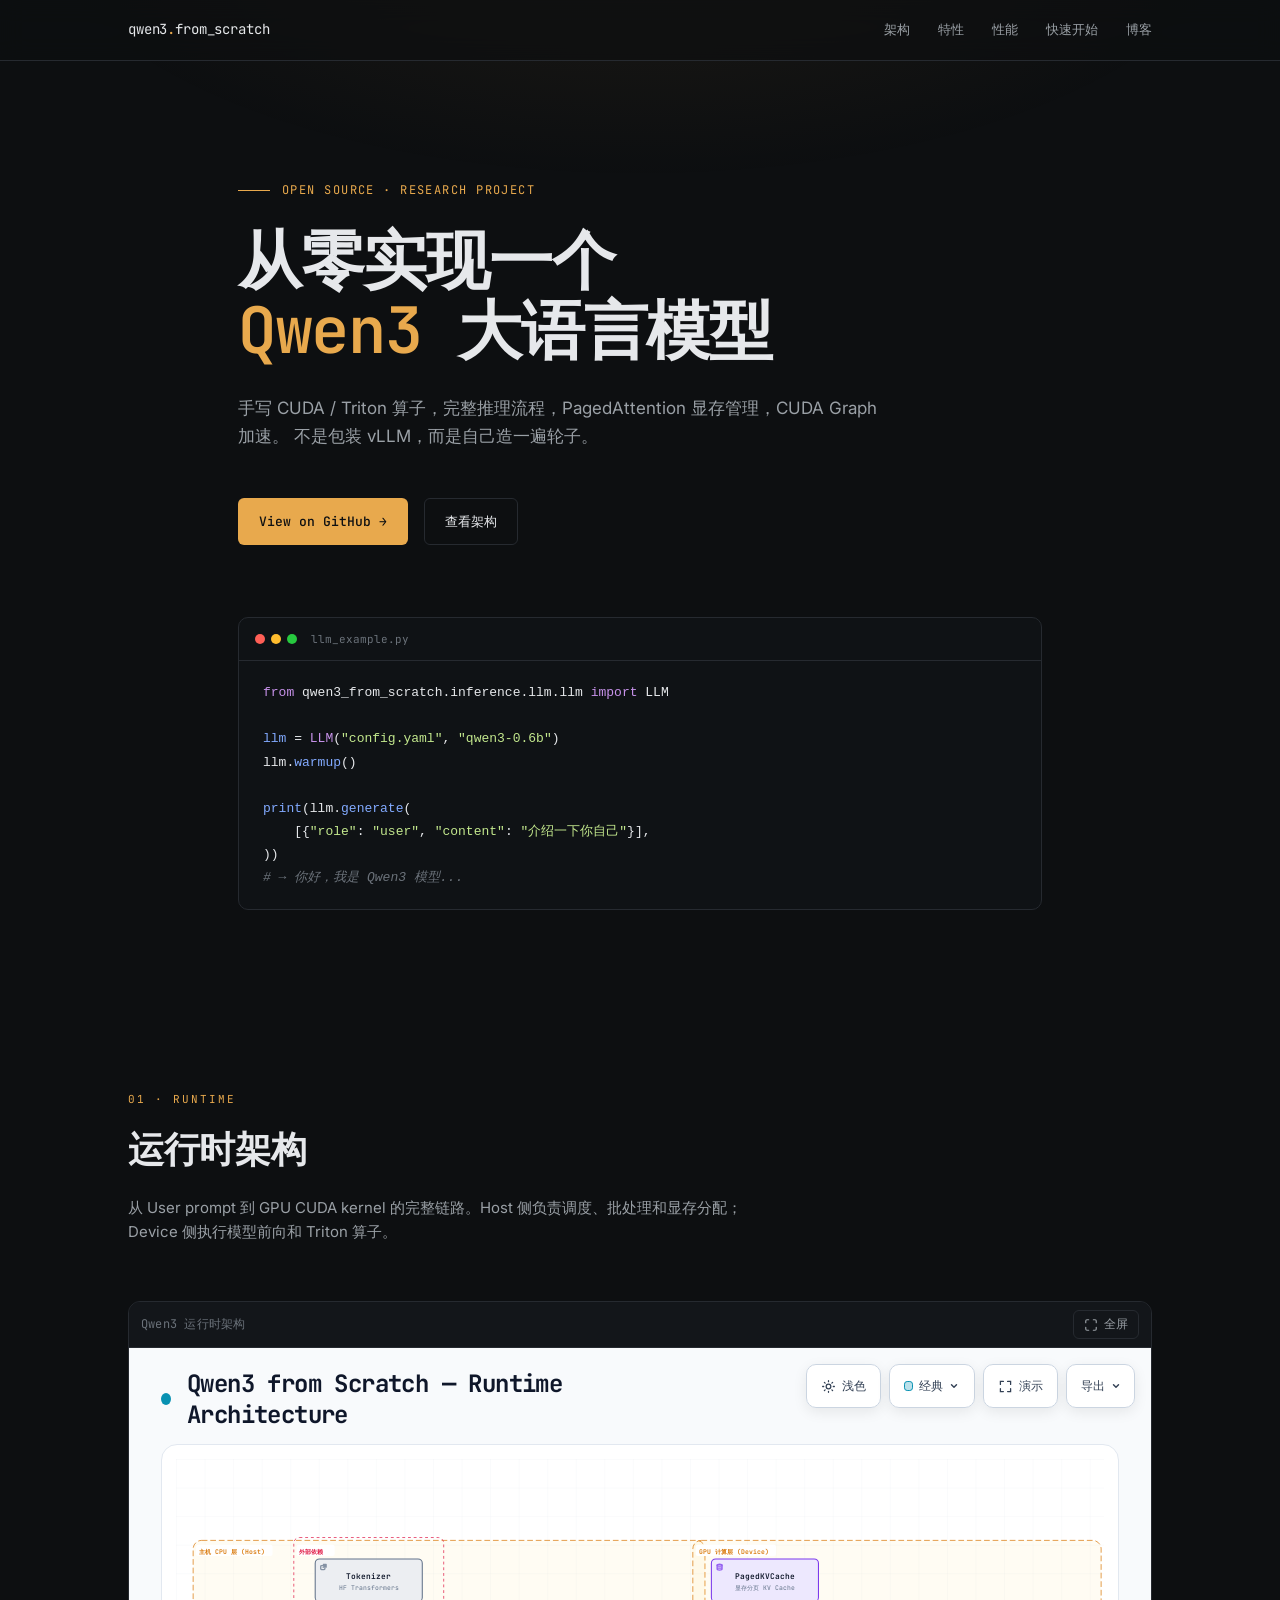
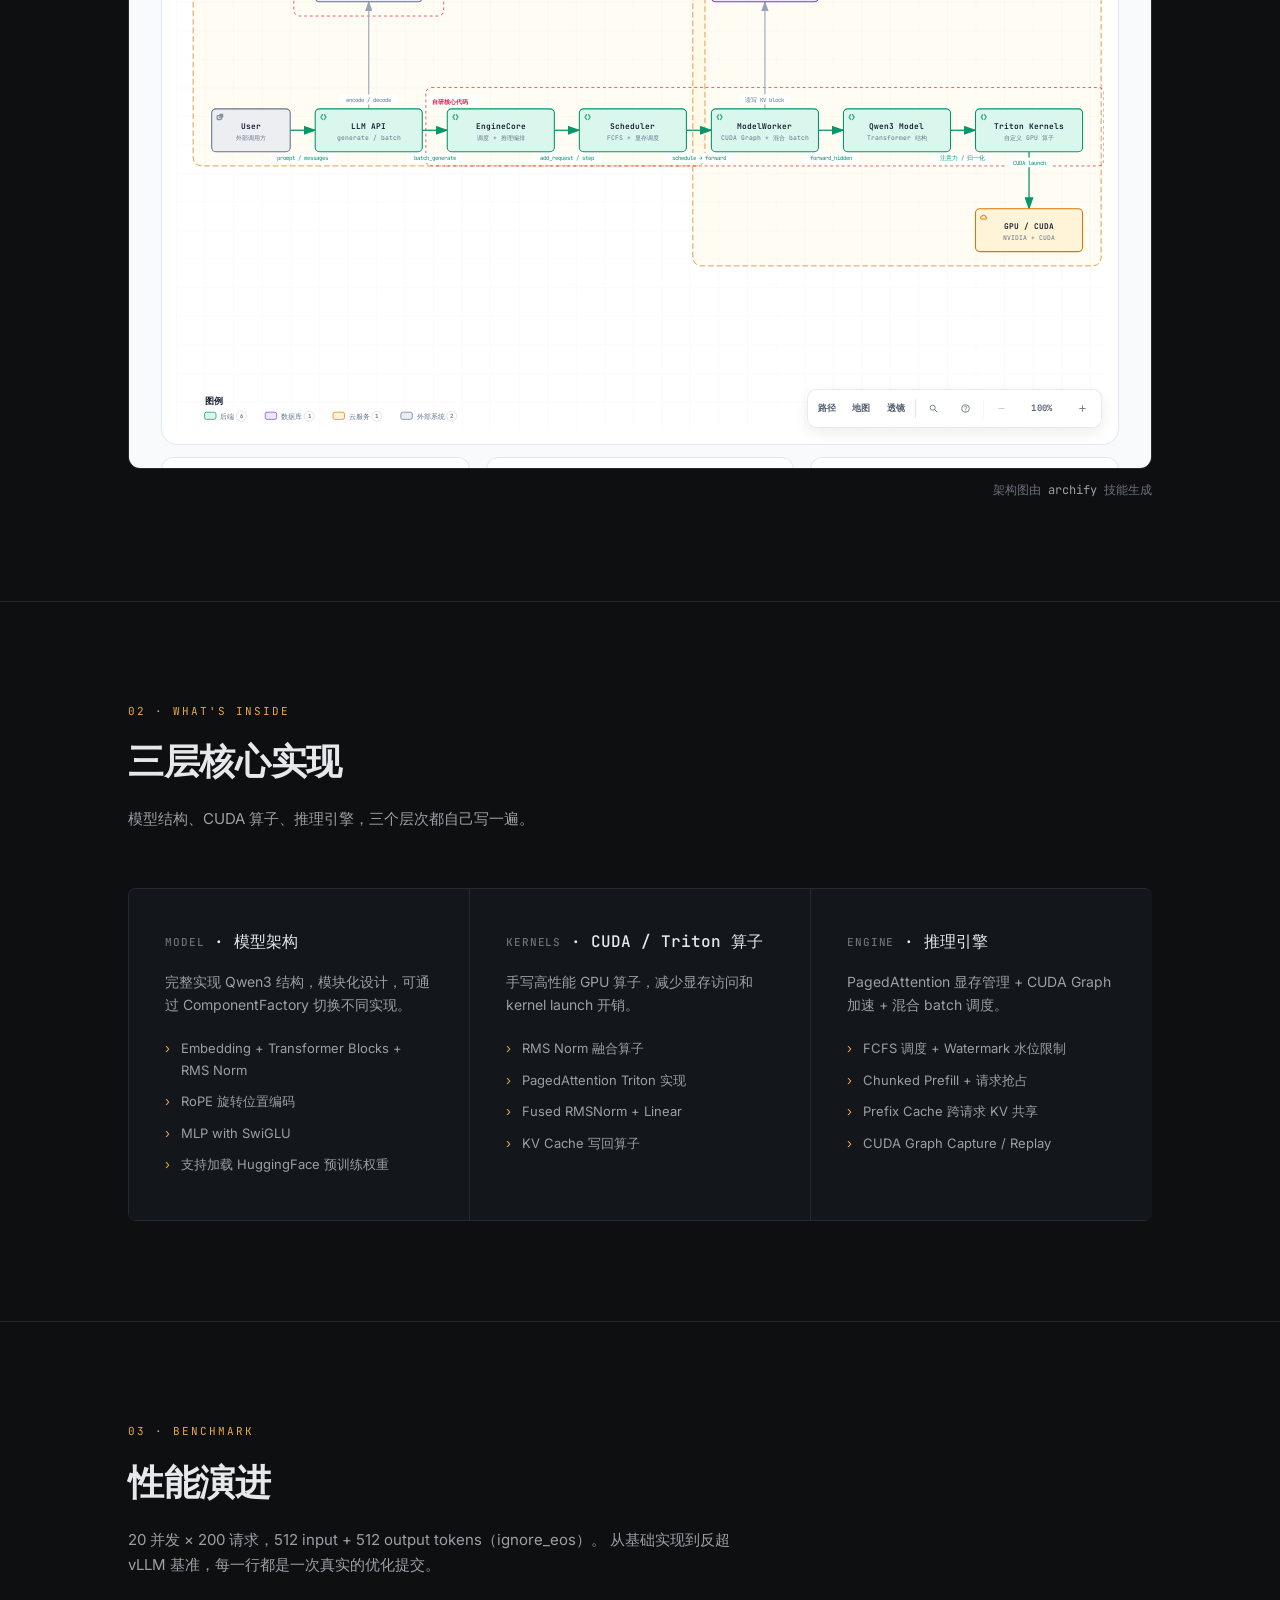
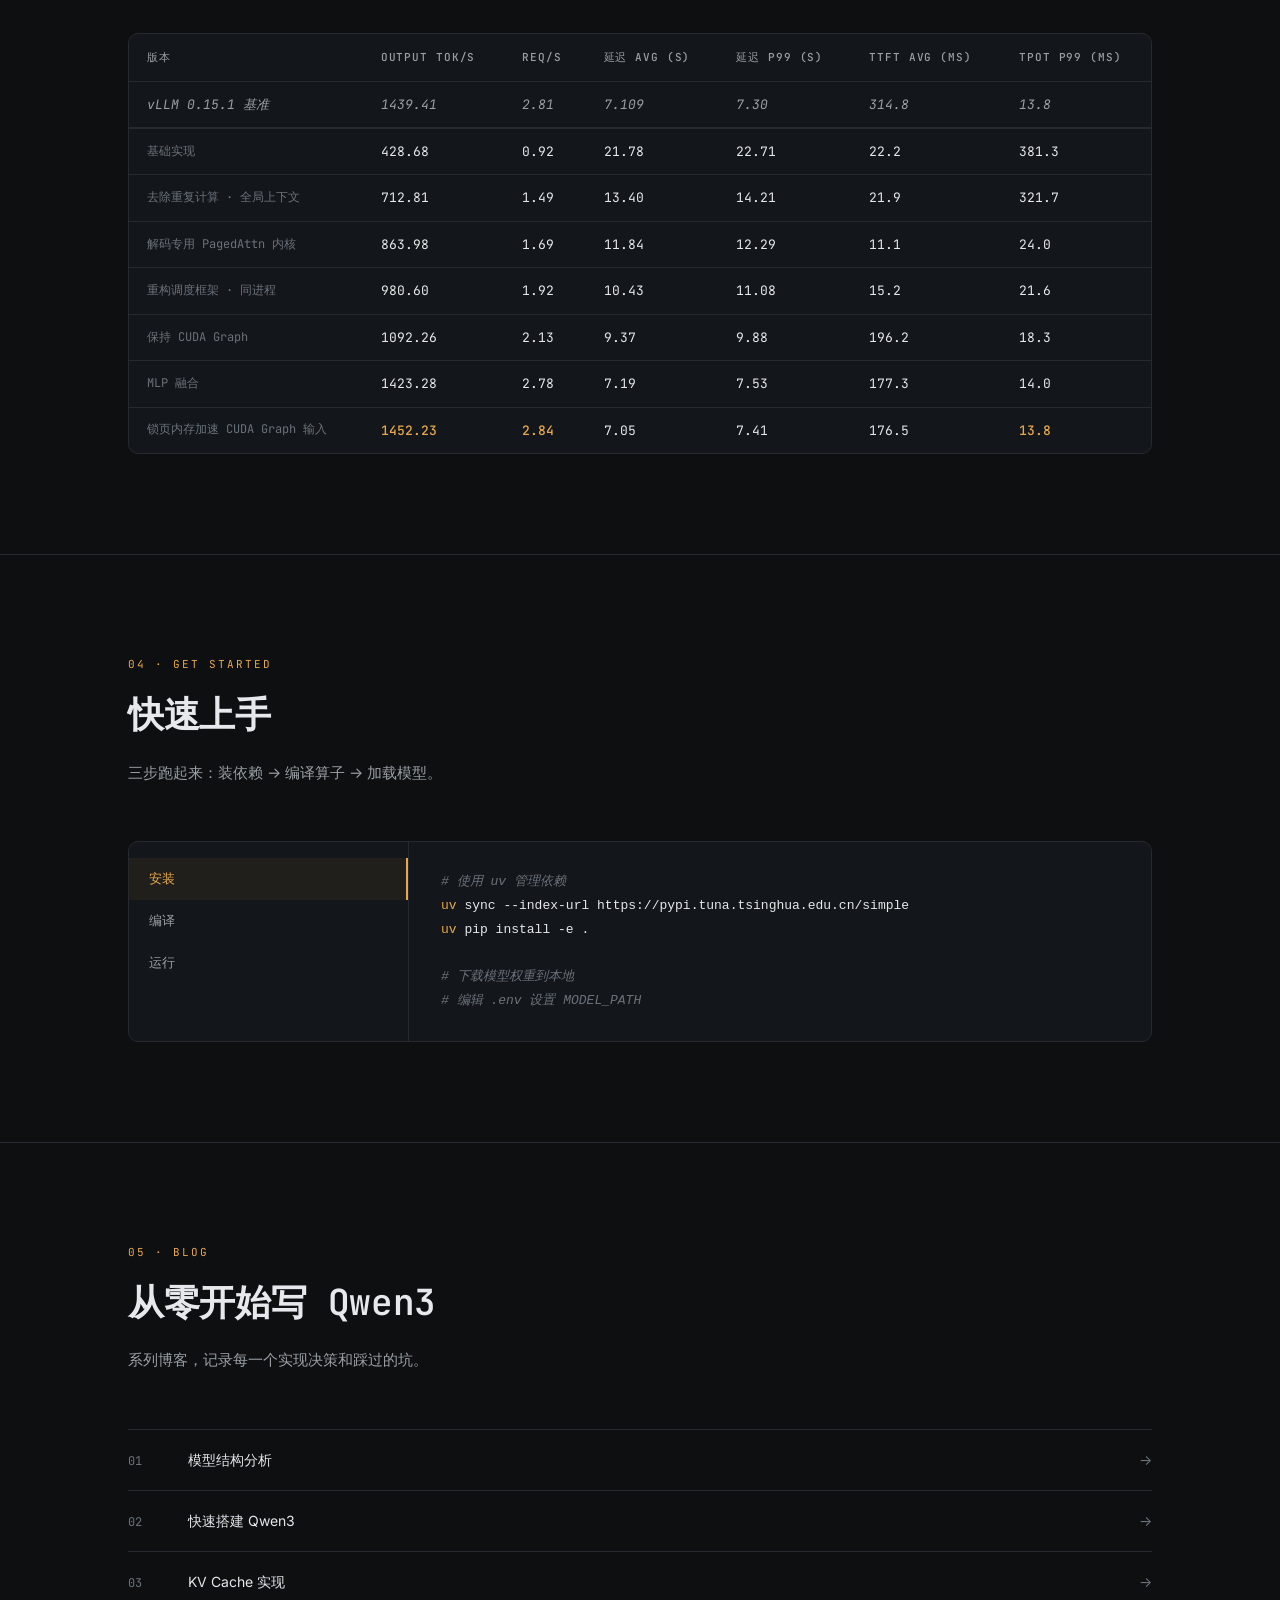
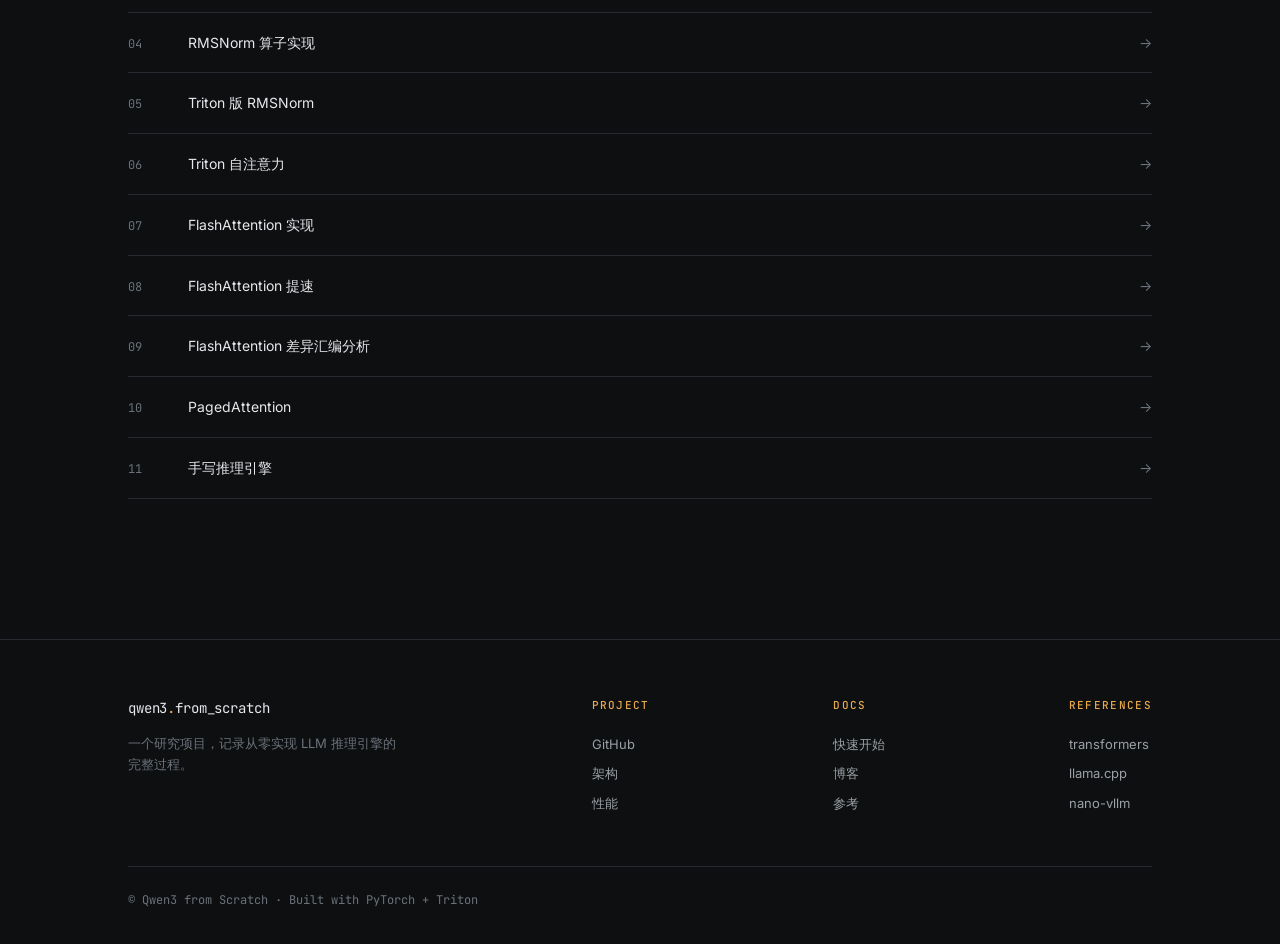
<file: index.html>
<!DOCTYPE html>
<html lang="zh-CN">
<head>
<meta charset="UTF-8">
<meta name="viewport" content="width=device-width, initial-scale=1">
<title>Qwen3 from Scratch — 从零开始写一个 Qwen3 模型</title>
<meta name="description" content="一个从零开始实现的 Qwen3 大语言模型，手写 CUDA/Triton 算子，完整推理流程，性能反超 vLLM 基准。">
<link rel="preconnect" href="https://fonts.googleapis.com">
<link rel="preconnect" href="https://fonts.gstatic.com" crossorigin>
<link href="https://fonts.googleapis.com/css2?family=Inter:wght@400;500;600&family=JetBrains+Mono:wght@400;500&display=swap" rel="stylesheet">
<link rel="stylesheet" href="styles.css">
</head>
<body>

<!-- ── Nav ─────────────────────────────────────────── -->

<nav class="nav">
  <div class="container nav-inner">
    <a href="#" class="brand">qwen3<span>.</span>from_scratch</a>
    <div class="nav-links">
      <a href="#architecture">架构</a>
      <a href="#features">特性</a>
      <a href="#performance">性能</a>
      <a href="#quickstart">快速开始</a>
      <a href="#blog">博客</a>
    </div>
  </div>
</nav>

<!-- ── Hero ─────────────────────────────────────────── -->

<section class="hero">
  <div class="container">
    <div class="hero-label">Open Source · Research Project</div>
    <h1>
      从零实现一个<br>
      <span class="accent">Qwen3</span> 大语言模型
    </h1>
    <p class="hero-desc">
      手写 CUDA / Triton 算子，完整推理流程，PagedAttention 显存管理，CUDA Graph 加速。
      不是包装 vLLM，而是自己造一遍轮子。
    </p>

    <div class="hero-cta">
      <a class="btn btn-primary" href="https://github.com/1483795887/qwen3_from_scratch" target="_blank" rel="noopener">View on GitHub →</a>
      <a class="btn btn-ghost" href="#architecture">查看架构</a>
    </div>

    <div class="hero-code reveal">
      <div class="hero-code-header">
        <div class="dot"></div><div class="dot"></div><div class="dot"></div>
        <span>llm_example.py</span>
      </div>
<pre><code><span class="kw">from</span> qwen3_from_scratch.inference.llm.llm <span class="kw">import</span> LLM

<span class="fn">llm</span> = <span class="kw">LLM</span>(<span class="str">"config.yaml"</span>, <span class="str">"qwen3-0.6b"</span>)
llm.<span class="fn">warmup</span>()

<span class="fn">print</span>(llm.<span class="fn">generate</span>(
    [{<span class="str">"role"</span>: <span class="str">"user"</span>, <span class="str">"content"</span>: <span class="str">"介绍一下你自己"</span>}],
))
<span class="cm"># → 你好，我是 Qwen3 模型...</span></code></pre>
    </div>
  </div>
</section>

<!-- ── Architecture ─────────────────────────────────── -->

<section class="section" id="architecture">
  <div class="container">
    <div class="section-label">01 · Runtime</div>
    <h2 class="section-title">运行时架构</h2>
    <p class="section-desc">
      从 User prompt 到 GPU CUDA kernel 的完整链路。Host 侧负责调度、批处理和显存分配；Device 侧执行模型前向和 Triton 算子。
    </p>

    <div class="arch-wrap reveal">
      <div class="arch-bar">
        <span class="arch-bar-label">Qwen3 运行时架构</span>
        <button class="arch-fullscreen" id="archFullscreen" type="button" title="全屏查看" aria-label="全屏查看架构图">
          <svg width="14" height="14" viewBox="0 0 24 24" fill="none" stroke="currentColor" stroke-width="2" stroke-linecap="round" stroke-linejoin="round" aria-hidden="true"><path d="M8 3H5a2 2 0 0 0-2 2v3"/><path d="M21 8V5a2 2 0 0 0-2-2h-3"/><path d="M3 16v3a2 2 0 0 0 2 2h3"/><path d="M16 21h3a2 2 0 0 0 2-2v-3"/></svg>
          <span class="arch-fs-label">全屏</span>
        </button>
      </div>
      <iframe class="arch-frame" src="runtime-architecture.html" title="Qwen3 Runtime Architecture"></iframe>
    </div>
    <p class="arch-credit">架构图由 <a href="https://github.com/tt-a1i/archify" target="_blank" rel="noopener">archify</a> 技能生成</p>
  </div>
</section>

<!-- ── Features ─────────────────────────────────────── -->

<section class="section" id="features">
  <div class="container">
    <div class="section-label">02 · What's Inside</div>
    <h2 class="section-title">三层核心实现</h2>
    <p class="section-desc">
      模型结构、CUDA 算子、推理引擎，三个层次都自己写一遍。
    </p>

    <div class="features reveal">
      <div class="feature">
        <h3><span class="idx">MODEL</span> · 模型架构</h3>
        <p>完整实现 Qwen3 结构，模块化设计，可通过 ComponentFactory 切换不同实现。</p>
        <ul>
          <li>Embedding + Transformer Blocks + RMS Norm</li>
          <li>RoPE 旋转位置编码</li>
          <li>MLP with SwiGLU</li>
          <li>支持加载 HuggingFace 预训练权重</li>
        </ul>
      </div>
      <div class="feature">
        <h3><span class="idx">KERNELS</span> · CUDA / Triton 算子</h3>
        <p>手写高性能 GPU 算子，减少显存访问和 kernel launch 开销。</p>
        <ul>
          <li>RMS Norm 融合算子</li>
          <li>PagedAttention Triton 实现</li>
          <li>Fused RMSNorm + Linear</li>
          <li>KV Cache 写回算子</li>
        </ul>
      </div>
      <div class="feature">
        <h3><span class="idx">ENGINE</span> · 推理引擎</h3>
        <p>PagedAttention 显存管理 + CUDA Graph 加速 + 混合 batch 调度。</p>
        <ul>
          <li>FCFS 调度 + Watermark 水位限制</li>
          <li>Chunked Prefill + 请求抢占</li>
          <li>Prefix Cache 跨请求 KV 共享</li>
          <li>CUDA Graph Capture / Replay</li>
        </ul>
      </div>
    </div>
  </div>
</section>

<!-- ── Performance ──────────────────────────────────── -->

<section class="section" id="performance">
  <div class="container">
    <div class="section-label">03 · Benchmark</div>
    <h2 class="section-title">性能演进</h2>
    <p class="section-desc">
      20 并发 × 200 请求，512 input + 512 output tokens（ignore_eos）。
      从基础实现到反超 vLLM 基准，每一行都是一次真实的优化提交。
    </p>

    <div class="perf-table-wrap reveal">
      <table class="perf-table">
        <thead>
          <tr>
            <th>版本</th>
            <th>Output tok/s</th>
            <th>req/s</th>
            <th>延迟 avg (s)</th>
            <th>延迟 p99 (s)</th>
            <th>TTFT avg (ms)</th>
            <th>TPOT p99 (ms)</th>
          </tr>
        </thead>
        <tbody>
          <tr class="baseline">
            <td>vLLM 0.15.1 基准</td>
            <td>1439.41</td>
            <td>2.81</td>
            <td>7.109</td>
            <td>7.30</td>
            <td>314.8</td>
            <td>13.8</td>
          </tr>
          <tr class="ours">
            <td class="vers">基础实现</td>
            <td>428.68</td><td>0.92</td><td>21.78</td><td>22.71</td>
            <td>22.2</td><td>381.3</td>
          </tr>
          <tr class="ours">
            <td class="vers">去除重复计算 · 全局上下文</td>
            <td>712.81</td><td>1.49</td><td>13.40</td><td>14.21</td>
            <td>21.9</td><td>321.7</td>
          </tr>
          <tr class="ours">
            <td class="vers">解码专用 PagedAttn 内核</td>
            <td>863.98</td><td>1.69</td><td>11.84</td><td>12.29</td>
            <td>11.1</td><td>24.0</td>
          </tr>
          <tr class="ours">
            <td class="vers">重构调度框架 · 同进程</td>
            <td>980.60</td><td>1.92</td><td>10.43</td><td>11.08</td>
            <td>15.2</td><td>21.6</td>
          </tr>
          <tr class="ours">
            <td class="vers">保持 CUDA Graph</td>
            <td>1092.26</td><td>2.13</td><td>9.37</td><td>9.88</td>
            <td>196.2</td><td>18.3</td>
          </tr>
          <tr class="ours">
            <td class="vers">MLP 融合</td>
            <td>1423.28</td><td>2.78</td><td>7.19</td><td>7.53</td>
            <td>177.3</td><td>14.0</td>
          </tr>
          <tr class="ours">
            <td class="vers">锁页内存加速 CUDA Graph 输入</td>
            <td class="best">1452.23</td><td class="best">2.84</td><td>7.05</td><td>7.41</td>
            <td>176.5</td><td class="best">13.8</td>
          </tr>
        </tbody>
      </table>
    </div>
  </div>
</section>

<!-- ── Quick Start ──────────────────────────────────── -->

<section class="section" id="quickstart">
  <div class="container">
    <div class="section-label">04 · Get Started</div>
    <h2 class="section-title">快速上手</h2>
    <p class="section-desc">三步跑起来：装依赖 → 编译算子 → 加载模型。</p>

    <div class="qs-grid reveal">
      <div class="qs-nav">
        <button class="active" data-tab="install">安装</button>
        <button data-tab="build">编译</button>
        <button data-tab="run">运行</button>
      </div>
      <div class="qs-content">
<pre data-content="install"><code><span class="cm"># 使用 uv 管理依赖</span>
<span class="sh">uv</span> sync --index-url https://pypi.tuna.tsinghua.edu.cn/simple
<span class="sh">uv</span> pip install -e .

<span class="cm"># 下载模型权重到本地</span>
<span class="cm"># 编辑 .env 设置 MODEL_PATH</span></code></pre>
<pre data-content="build" hidden><code><span class="sh">cmake</span> -B build
<span class="sh">cmake</span> --build build

<span class="cm"># 编译完成后，kernels/ 下会生成 ops 动态链接库</span>
<span class="kw">from</span> qwen3_from_scratch.kernels <span class="kw">import</span> ops</code></pre>
<pre data-content="run" hidden><code><span class="kw">from</span> qwen3_from_scratch.inference.llm.llm <span class="kw">import</span> LLM

<span class="fn">llm</span> = <span class="kw">LLM</span>(<span class="str">"config.yaml"</span>, <span class="str">"qwen3-0.6b"</span>)
llm.<span class="fn">warmup</span>()

<span class="fn">print</span>(llm.<span class="fn">generate</span>(<span class="str">"你好"</span>))</code></pre>
      </div>
    </div>
  </div>
</section>

<!-- ── Blog ─────────────────────────────────────────── -->

<section class="section" id="blog">
  <div class="container">
    <div class="section-label">05 · Blog</div>
    <h2 class="section-title">从零开始写 Qwen3</h2>
    <p class="section-desc">系列博客，记录每一个实现决策和踩过的坑。</p>

    <ul class="blog-list reveal">
      <li><span class="num">01</span><a href="https://blog.csdn.net/qq_43491590/article/details/158810975" target="_blank" rel="noopener">模型结构分析</a><span class="arrow">→</span></li>
      <li><span class="num">02</span><a href="https://blog.csdn.net/qq_43491590/article/details/158836521" target="_blank" rel="noopener">快速搭建 Qwen3</a><span class="arrow">→</span></li>
      <li><span class="num">03</span><a href="https://blog.csdn.net/qq_43491590/article/details/158878111" target="_blank" rel="noopener">KV Cache 实现</a><span class="arrow">→</span></li>
      <li><span class="num">04</span><a href="https://blog.csdn.net/qq_43491590/article/details/158886858" target="_blank" rel="noopener">RMSNorm 算子实现</a><span class="arrow">→</span></li>
      <li><span class="num">05</span><a href="https://blog.csdn.net/qq_43491590/article/details/160286002" target="_blank" rel="noopener">Triton 版 RMSNorm</a><span class="arrow">→</span></li>
      <li><span class="num">06</span><a href="https://blog.csdn.net/qq_43491590/article/details/160508208" target="_blank" rel="noopener">Triton 自注意力</a><span class="arrow">→</span></li>
      <li><span class="num">07</span><a href="https://blog.csdn.net/qq_43491590/article/details/160601892" target="_blank" rel="noopener">FlashAttention 实现</a><span class="arrow">→</span></li>
      <li><span class="num">08</span><a href="https://blog.csdn.net/qq_43491590/article/details/160860070" target="_blank" rel="noopener">FlashAttention 提速</a><span class="arrow">→</span></li>
      <li><span class="num">09</span><a href="https://blog.csdn.net/qq_43491590/article/details/160861472" target="_blank" rel="noopener">FlashAttention 差异汇编分析</a><span class="arrow">→</span></li>
      <li><span class="num">10</span><a href="https://blog.csdn.net/qq_43491590/article/details/163705719" target="_blank" rel="noopener">PagedAttention</a><span class="arrow">→</span></li>
      <li><span class="num">11</span><a href="https://blog.csdn.net/qq_43491590/article/details/163922110" target="_blank" rel="noopener">手写推理引擎</a><span class="arrow">→</span></li>
    </ul>
  </div>
</section>

<!-- ── Footer ────────────────────────────────────────── -->

<footer class="footer">
  <div class="container">
    <div class="footer-inner">
      <div class="footer-brand">
        <a href="#" class="brand">qwen3<span>.</span>from_scratch</a>
        <p>一个研究项目，记录从零实现 LLM 推理引擎的完整过程。</p>
      </div>
      <div class="footer-col">
        <h4>Project</h4>
        <a href="https://github.com/1483795887/qwen3_from_scratch" target="_blank" rel="noopener">GitHub</a>
        <a href="#architecture">架构</a>
        <a href="#performance">性能</a>
      </div>
      <div class="footer-col">
        <h4>Docs</h4>
        <a href="#quickstart">快速开始</a>
        <a href="#blog">博客</a>
        <a href="#">参考</a>
      </div>
      <div class="footer-col">
        <h4>References</h4>
        <a href="https://github.com/huggingface/transformers" target="_blank" rel="noopener">transformers</a>
        <a href="https://github.com/ggml-org/llama.cpp" target="_blank" rel="noopener">llama.cpp</a>
        <a href="https://github.com/GeeeekExplorer/nano-vllm" target="_blank" rel="noopener">nano-vllm</a>
      </div>
    </div>
    <div class="footer-bottom">© Qwen3 from Scratch · Built with PyTorch + Triton</div>
  </div>
</footer>

<script>
// Reveal on scroll
const io = new IntersectionObserver((entries) => {
  entries.forEach(e => {
    if (e.isIntersecting) {
      e.target.classList.add('in');
      io.unobserve(e.target);
    }
  });
}, { threshold: 0.15 });
document.querySelectorAll('.reveal').forEach(el => io.observe(el));

// Quick Start tabs
document.querySelectorAll('.qs-nav button').forEach(btn => {
  btn.addEventListener('click', () => {
    document.querySelectorAll('.qs-nav button').forEach(b => b.classList.remove('active'));
    btn.classList.add('active');
    const tab = btn.dataset.tab;
    document.querySelectorAll('.qs-content pre').forEach(pre => {
      pre.hidden = pre.dataset.content !== tab;
    });
  });
});

// Architecture "fullscreen" — stable fixed overlay (avoids Fullscreen API
// top-layer jitter). Toggles a class; ESC or click-again to exit.
(function () {
  const fsBtn = document.getElementById('archFullscreen');
  const archWrap = document.querySelector('.arch-wrap');
  if (!fsBtn || !archWrap) return;
  const label = fsBtn.querySelector('.arch-fs-label');
  const isOn = () => archWrap.classList.contains('is-fs');
  const sync = () => {
    const on = isOn();
    document.documentElement.classList.toggle('arch-fs-open', on);
    if (label) label.textContent = on ? '退出' : '全屏';
    fsBtn.title = on ? '退出全屏' : '全屏查看';
    fsBtn.setAttribute('aria-expanded', on ? 'true' : 'false');
  };
  fsBtn.addEventListener('click', () => {
    archWrap.classList.toggle('is-fs');
    sync();
  });
  document.addEventListener('keydown', (e) => {
    if (e.key === 'Escape' && isOn()) {
      archWrap.classList.remove('is-fs');
      sync();
    }
  });
  sync();
})();
</script>

</body>
</html>
</file>
<file: styles.css>
:root {
  --bg: #0d0f11;
  --bg-elev: #13161a;
  --bg-soft: #1a1e24;
  --fg: #e6e8eb;
  --fg-dim: #9aa0a6;
  --fg-mute: #6b727a;
  --accent: #e8a94d;
  --accent-dim: #b07a2e;
  --line: #262a30;
  --code-bg: #0f1215;
  --mono: "JetBrains Mono", "Fira Code", "SF Mono", ui-monospace, Menlo, Consolas, monospace;
  --sans: "Inter", -apple-system, BlinkMacSystemFont, "Segoe UI", system-ui, sans-serif;
  --max-w: 1120px;
}

* { box-sizing: border-box; margin: 0; padding: 0; }

html { scroll-behavior: smooth; }

body {
  background: var(--bg);
  color: var(--fg);
  font-family: var(--sans);
  font-size: 15px;
  line-height: 1.65;
  -webkit-font-smoothing: antialiased;
}

/* subtle noise overlay */
body::before {
  content: "";
  position: fixed; inset: 0;
  pointer-events: none;
  background-image:
    radial-gradient(ellipse 80% 50% at 50% -10%, rgba(232,169,77,0.08), transparent 60%);
  z-index: 0;
}

.container {
  max-width: var(--max-w);
  margin: 0 auto;
  padding: 0 48px;
  position: relative;
  z-index: 1;
}

/* ── Nav ─────────────────────────────────────────────── */

.nav {
  position: sticky; top: 0; z-index: 50;
  backdrop-filter: blur(12px);
  background: rgba(13,15,17,0.7);
  border-bottom: 1px solid var(--line);
}
.nav-inner {
  display: flex; align-items: center; justify-content: space-between;
  height: 60px;
}
.brand {
  font-family: var(--mono);
  font-size: 14px;
  color: var(--fg);
  text-decoration: none;
  letter-spacing: -0.01em;
}
.brand span { color: var(--accent); }
.nav-links { display: flex; gap: 28px; }
.nav-links a {
  font-size: 13px; color: var(--fg-dim); text-decoration: none;
  transition: color 0.2s;
}
.nav-links a:hover { color: var(--fg); }

/* ── Hero ────────────────────────────────────────────── */

.hero {
  padding: 120px 0 80px;
}
.hero .container { max-width: 900px; }
.hero-label {
  font-family: var(--mono);
  font-size: 12px;
  color: var(--accent);
  letter-spacing: 0.12em;
  text-transform: uppercase;
  margin-bottom: 24px;
  display: flex; align-items: center; gap: 12px;
}
.hero-label::before {
  content: "";
  width: 32px; height: 1px; background: var(--accent);
}

.hero h1 {
  font-family: var(--mono);
  font-size: clamp(32px, 5.5vw, 64px);
  font-weight: 600;
  line-height: 1.1;
  letter-spacing: -0.02em;
  color: var(--fg);
  margin-bottom: 28px;
}
.hero h1 .accent { color: var(--accent); }

.hero-desc {
  font-size: 17px;
  color: var(--fg-dim);
  max-width: 640px;
  margin-bottom: 48px;
}

.hero-cta {
  display: flex; gap: 16px; align-items: center;
  flex-wrap: wrap;
}
.btn {
  display: inline-flex; align-items: center; gap: 8px;
  font-family: var(--mono);
  font-size: 13px;
  padding: 12px 20px;
  border-radius: 6px;
  text-decoration: none;
  transition: all 0.2s;
  border: 1px solid transparent;
}
.btn-primary {
  background: var(--accent);
  color: var(--bg);
  font-weight: 500;
}
.btn-primary:hover { background: #f0b75a; }
.btn-ghost {
  border-color: var(--line);
  color: var(--fg);
}
.btn-ghost:hover { border-color: var(--fg-dim); }

/* hero code block */
.hero-code {
  margin-top: 72px;
  border-radius: 10px;
  overflow: hidden;
  border: 1px solid var(--line);
  background: var(--code-bg);
}
.hero-code-header {
  display: flex; align-items: center; gap: 6px;
  padding: 12px 16px;
  border-bottom: 1px solid var(--line);
}
.hero-code-header .dot {
  width: 10px; height: 10px; border-radius: 50%;
  background: var(--fg-mute);
}
.hero-code-header .dot:nth-child(1) { background: #ff5f56; }
.hero-code-header .dot:nth-child(2) { background: #ffbd2e; }
.hero-code-header .dot:nth-child(3) { background: #27c93f; }
.hero-code-header span {
  font-family: var(--mono); font-size: 11px; color: var(--fg-mute);
  margin-left: 8px;
}
.hero-code pre {
  padding: 20px 24px;
  font-family: var(--mono);
  font-size: 13px;
  line-height: 1.7;
  overflow-x: auto;
  color: var(--fg);
}
.hero-code .kw { color: #c792ea; }
.hero-code .str { color: #c3e88d; }
.hero-code .fn { color: #82aaff; }
.hero-code .cm { color: var(--fg-mute); font-style: italic; }
.hero-code .num { color: #f78c6c; }

/* ── Section ─────────────────────────────────────────── */

.section { padding: 100px 0; }
.section + .section { border-top: 1px solid var(--line); }

.section-label {
  font-family: var(--mono);
  font-size: 11px;
  color: var(--accent);
  letter-spacing: 0.18em;
  text-transform: uppercase;
  margin-bottom: 12px;
}
.section-title {
  font-family: var(--mono);
  font-size: clamp(24px, 3.2vw, 36px);
  font-weight: 600;
  letter-spacing: -0.01em;
  color: var(--fg);
  margin-bottom: 16px;
}
.section-desc {
  font-size: 15px;
  color: var(--fg-dim);
  max-width: 640px;
  margin-bottom: 56px;
}

/* ── Architecture ────────────────────────────────────── */

.arch-wrap {
  position: relative;
  border-radius: 12px;
  overflow: hidden;
  border: 1px solid var(--line);
  background: var(--bg-elev);
}
.arch-frame {
  width: 100%;
  height: 720px;
  border: none;
  display: block;
}
.arch-bar {
  display: flex;
  align-items: center;
  justify-content: space-between;
  gap: 12px;
  padding: 8px 12px;
  border-bottom: 1px solid var(--line);
  background: var(--bg-elev);
}
.arch-bar-label {
  font-family: var(--mono);
  font-size: 12px;
  color: var(--fg-mute);
  letter-spacing: 0.02em;
}
.arch-fullscreen {
  display: inline-flex;
  align-items: center;
  gap: 6px;
  font-family: var(--mono);
  font-size: 12px;
  color: var(--fg-dim);
  background: transparent;
  border: 1px solid var(--line);
  padding: 5px 10px;
  border-radius: 6px;
  cursor: pointer;
  transition: color 0.2s, border-color 0.2s, background 0.2s;
}
.arch-fullscreen:hover {
  color: var(--fg);
  border-color: var(--fg-mute);
  background: var(--bg-soft);
}
.arch-fullscreen svg { display: block; }
.arch-credit {
  margin: 12px 0 0;
  font-family: var(--mono);
  font-size: 12px;
  color: var(--fg-mute);
  text-align: right;
}
.arch-credit a {
  color: var(--fg-dim);
  text-decoration: none;
  border-bottom: 1px solid transparent;
  transition: color 0.2s, border-color 0.2s;
}
.arch-credit a:hover {
  color: var(--fg);
  border-bottom-color: var(--fg-mute);
}

/* Fullscreen overlay (.is-fs): a stable fixed layer instead of the
   Fullscreen API, which triggered top-layer jitter. Bar on top, iframe
   fills the rest. */
.arch-wrap.is-fs {
  position: fixed;
  top: 0; left: 0;
  width: 100%;
  height: 100vh;
  max-width: none;
  z-index: 9999;
  border-radius: 0;
  border: none;
  display: flex;
  flex-direction: column;
  background: var(--bg);
}
.arch-wrap.is-fs .arch-frame {
  flex: 1 1 0;
  min-height: 0;
  width: 100%;
}

/* The overlay's ancestor `.container` has `position: relative; z-index: 1`,
   which creates a stacking context that caps the overlay's z-index inside
   it — so the sticky nav (z-index: 50) would paint above the "fullscreen"
   layer. While the overlay is open, lift that ancestor above the nav and
   lock background scrolling so the page really is hidden. */
html.arch-fs-open #architecture .container {
  z-index: 10000;
}
html.arch-fs-open {
  overflow: hidden;
}

/* ── Features ────────────────────────────────────────── */

.features {
  display: grid;
  grid-template-columns: repeat(3, 1fr);
  gap: 0;
  border-top: 1px solid var(--line);
  border-left: 1px solid var(--line);
  border-radius: 8px;
  overflow: hidden;
}
.feature {
  padding: 40px 36px;
  border-right: 1px solid var(--line);
  border-bottom: 1px solid var(--line);
  background: var(--bg-elev);
}
.feature:last-child { border-right: none; }
.feature h3 {
  font-family: var(--mono);
  font-size: 16px;
  font-weight: 500;
  color: var(--fg);
  margin-bottom: 14px;
  display: flex; align-items: center; gap: 10px;
}
.feature h3 .idx {
  font-size: 11px;
  color: var(--fg-mute);
  letter-spacing: 0.08em;
}
.feature p {
  font-size: 14px;
  color: var(--fg-dim);
  line-height: 1.7;
  margin-bottom: 16px;
}
.feature ul {
  list-style: none;
  font-size: 13px;
  color: var(--fg-dim);
}
.feature li {
  padding: 5px 0;
  padding-left: 16px;
  position: relative;
}
.feature li::before {
  content: "›";
  position: absolute; left: 0;
  color: var(--accent);
}

/* ── Performance ─────────────────────────────────────── */

.perf-table-wrap {
  border: 1px solid var(--line);
  border-radius: 10px;
  overflow: hidden;
  background: var(--bg-elev);
}
.perf-table {
  width: 100%;
  border-collapse: collapse;
  font-family: var(--mono);
  font-size: 13px;
}
.perf-table thead th {
  text-align: left;
  padding: 14px 18px;
  font-weight: 500;
  color: var(--fg-dim);
  font-size: 11px;
  letter-spacing: 0.08em;
  text-transform: uppercase;
  border-bottom: 1px solid var(--line);
  white-space: nowrap;
}
.perf-table tbody td {
  padding: 12px 18px;
  border-bottom: 1px solid var(--line);
  color: var(--fg);
  white-space: nowrap;
}
.perf-table tbody tr:last-child td { border-bottom: none; }
.perf-table tbody tr:hover { background: rgba(255,255,255,0.02); }
.perf-table td.vers {
  color: var(--fg-mute);
  font-size: 12px;
}
.perf-table td.best {
  color: var(--accent);
  font-weight: 500;
}
.perf-table tr.baseline td {
  color: var(--fg-dim);
  font-style: italic;
  border-bottom: 2px solid var(--line);
}
.perf-table tr.ours td:first-child::before {
  content: "";
}

/* ── Quick Start ─────────────────────────────────────── */

.qs-grid {
  display: grid;
  grid-template-columns: 280px 1fr;
  gap: 0;
  border: 1px solid var(--line);
  border-radius: 10px;
  overflow: hidden;
  background: var(--bg-elev);
}
.qs-nav {
  border-right: 1px solid var(--line);
  padding: 16px 0;
}
.qs-nav button {
  display: block; width: 100%;
  text-align: left;
  padding: 12px 20px;
  background: none; border: none; cursor: pointer;
  font-family: var(--mono); font-size: 13px;
  color: var(--fg-dim);
  transition: all 0.2s;
}
.qs-nav button:hover { color: var(--fg); background: rgba(255,255,255,0.02); }
.qs-nav button.active {
  color: var(--accent);
  background: rgba(232,169,77,0.06);
  border-right: 2px solid var(--accent);
}
.qs-content { padding: 28px 32px; }
.qs-content pre {
  font-family: var(--mono);
  font-size: 13px;
  line-height: 1.75;
  color: var(--fg);
  overflow-x: auto;
}
.qs-content .cm { color: var(--fg-mute); font-style: italic; }
.qs-content .kw { color: #c792ea; }
.qs-content .str { color: #c3e88d; }
.qs-content .fn { color: #82aaff; }
.qs-content .sh { color: var(--accent); }

/* ── Blog ────────────────────────────────────────────── */

.blog-list {
  list-style: none;
  border-top: 1px solid var(--line);
}
.blog-list li {
  display: flex;
  align-items: baseline;
  gap: 24px;
  padding: 18px 0;
  border-bottom: 1px solid var(--line);
}
.blog-list .num {
  font-family: var(--mono);
  font-size: 12px;
  color: var(--fg-mute);
  width: 36px;
  flex-shrink: 0;
}
.blog-list a {
  color: var(--fg);
  text-decoration: none;
  font-size: 14px;
  transition: color 0.2s;
}
.blog-list a:hover { color: var(--accent); }
.blog-list .arrow {
  margin-left: auto;
  color: var(--fg-mute);
  font-size: 14px;
  transition: transform 0.2s, color 0.2s;
}
.blog-list li:hover .arrow {
  color: var(--accent);
  transform: translateX(4px);
}

/* ── Footer ──────────────────────────────────────────── */

.footer {
  border-top: 1px solid var(--line);
  padding: 56px 0 48px;
  margin-top: 40px;
}
.footer-inner {
  display: flex;
  justify-content: space-between;
  align-items: flex-start;
  gap: 48px;
}
.footer-brand p {
  font-size: 13px; color: var(--fg-mute);
  margin-top: 12px; max-width: 280px;
}
.footer-col h4 {
  font-family: var(--mono);
  font-size: 11px;
  color: var(--accent);
  letter-spacing: 0.12em;
  text-transform: uppercase;
  margin-bottom: 16px;
  font-weight: 500;
}
.footer-col a {
  display: block;
  font-size: 13px;
  color: var(--fg-dim);
  text-decoration: none;
  padding: 4px 0;
  transition: color 0.2s;
}
.footer-col a:hover { color: var(--fg); }
.footer-bottom {
  margin-top: 48px;
  padding-top: 24px;
  border-top: 1px solid var(--line);
  font-size: 12px;
  color: var(--fg-mute);
  font-family: var(--mono);
}

/* ── Reveal animation ────────────────────────────────── */

.reveal {
  opacity: 0;
  transform: translateY(20px);
  transition: opacity 0.7s ease, transform 0.7s ease;
}
.reveal.in {
  opacity: 1;
  transform: translateY(0);
}

/* ── Responsive ──────────────────────────────────────── */

@media (max-width: 900px) {
  .container { padding: 0 24px; }
  .hero { padding: 80px 0 60px; }
  .section { padding: 72px 0; }
  .features { grid-template-columns: 1fr; }
  .feature { border-right: none; }
  .qs-grid { grid-template-columns: 1fr; }
  .qs-nav {
    border-right: none; border-bottom: 1px solid var(--line);
    display: flex; overflow-x: auto; padding: 8px;
  }
  .qs-nav button { white-space: nowrap; padding: 10px 16px; }
  .footer-inner { flex-direction: column; gap: 32px; }
  .arch-frame { height: 560px; }
  .perf-table-wrap { overflow-x: auto; }
}
</file>
